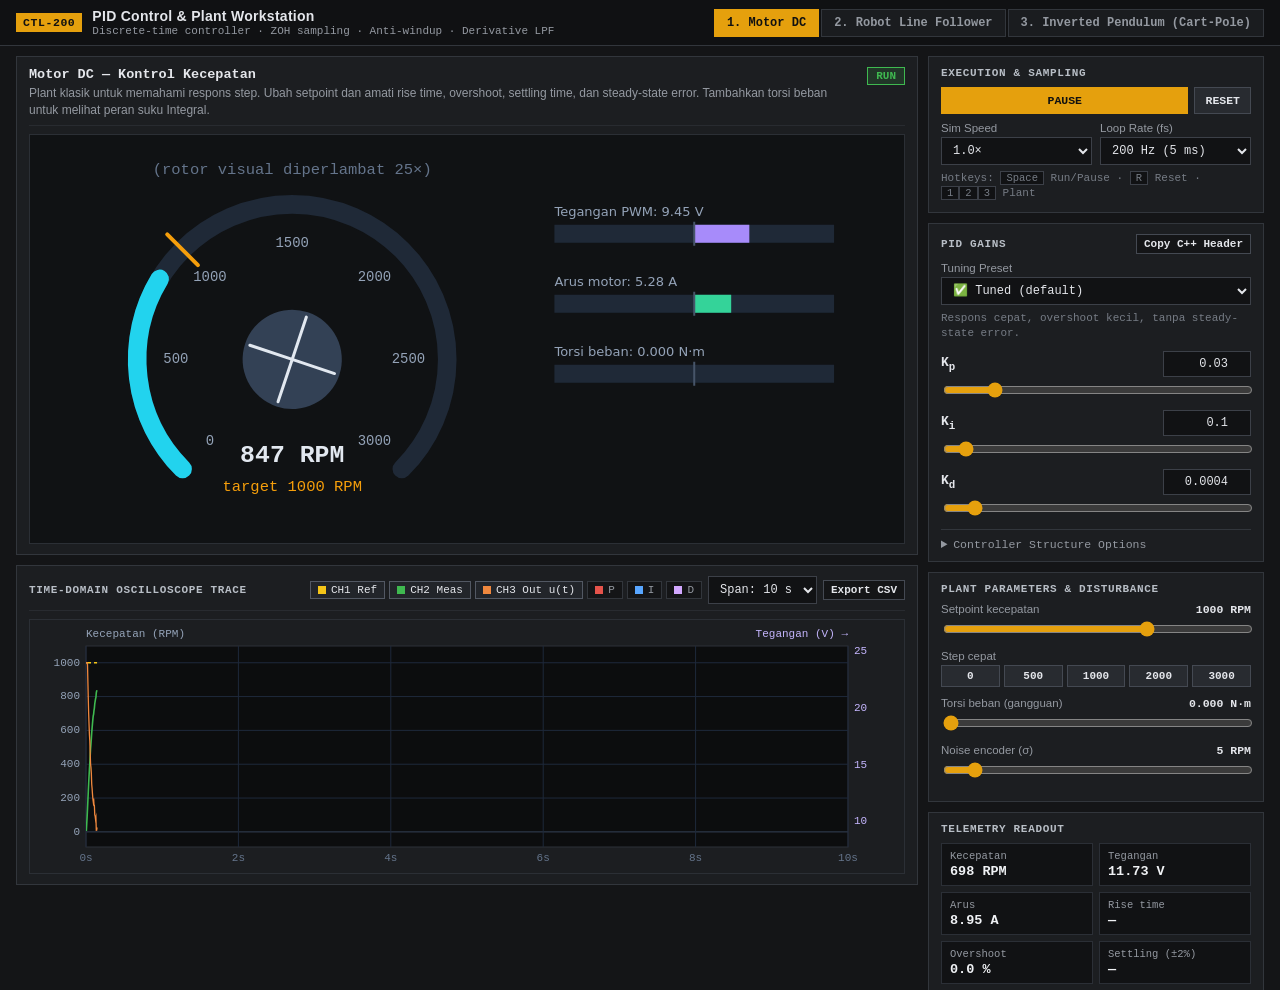
<file: index.html>
<!DOCTYPE html>
<html lang="id">
<head>
  <meta charset="UTF-8" />
  <meta http-equiv="refresh" content="0; url=simulator/index.html" />
  <title>PID Robot Simulator</title>
</head>
<body>
  <p>Mengarahkan ke <a href="simulator/index.html">PID Robot Simulator</a>…</p>
</body>
</html>
</file>
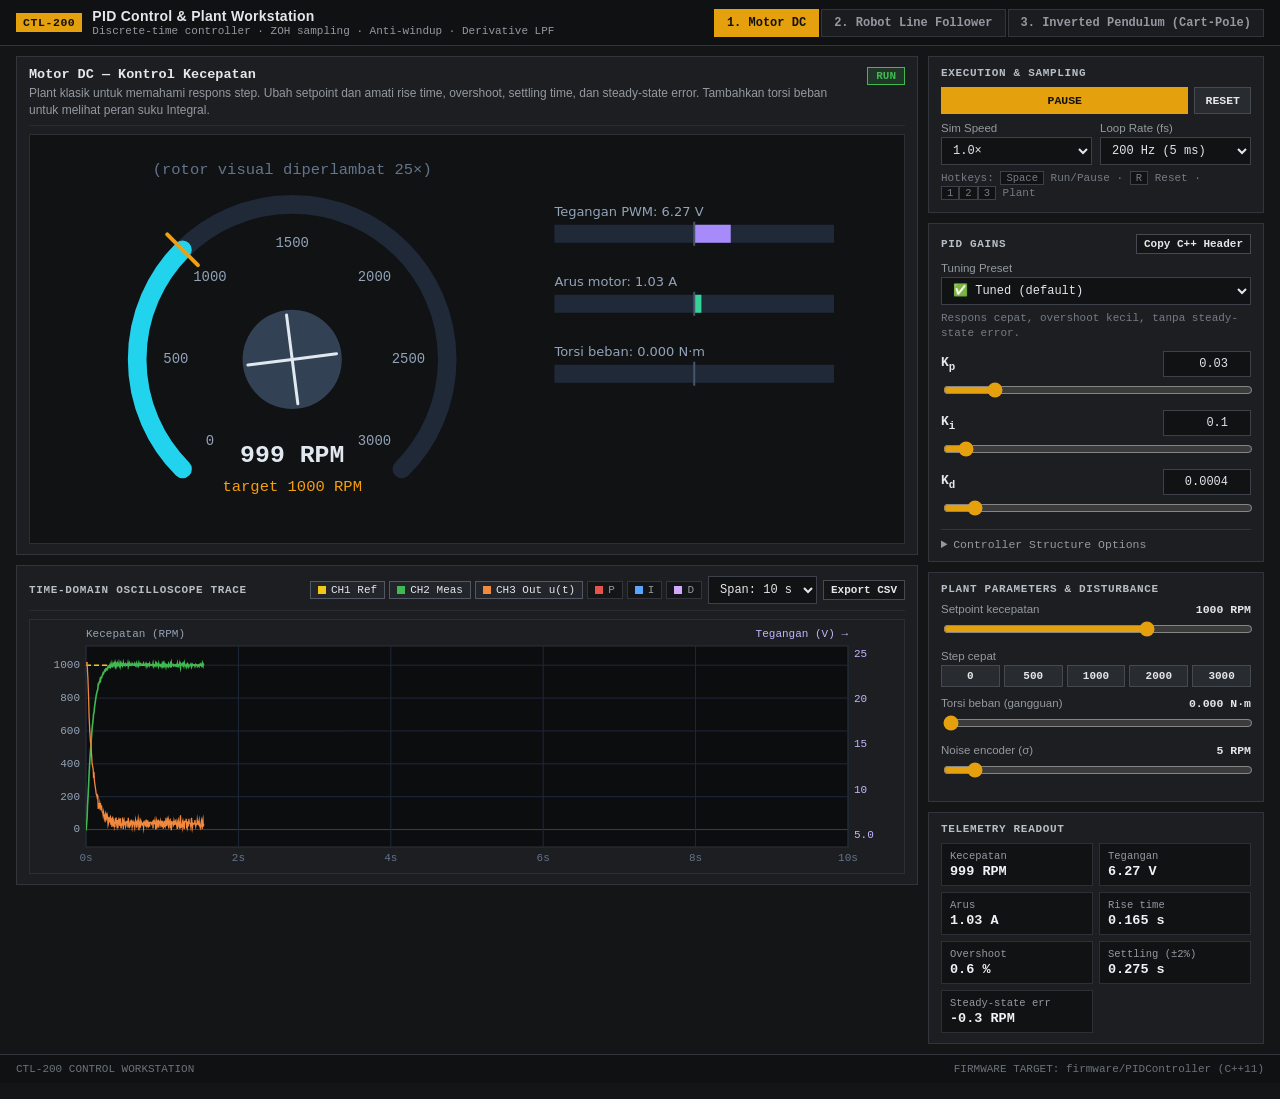
<file: simulator/index.html>
<!DOCTYPE html>
<html lang="id">
<head>
  <meta charset="UTF-8" />
  <meta name="viewport" content="width=device-width, initial-scale=1.0" />
  <title>CTL-200 // Discrete-Time PID Control Workstation</title>
  <meta name="description" content="Discrete-time PID control bench for DC motor speed, differential-drive line follower, and cart-pole inverted pendulum." />
  <link rel="stylesheet" href="css/style.css" />
</head>
<body>
  <header class="topbar">
    <div class="brand">
      <span class="inst-id">CTL-200</span>
      <div>
        <h1>PID Control &amp; Plant Workstation</h1>
        <p class="subtitle">Discrete-time controller · ZOH sampling · Anti-windup · Derivative LPF</p>
      </div>
    </div>
    <nav id="modeTabs" class="tabs" aria-label="Pilih plant"></nav>
  </header>

  <main class="layout">
    <section class="stage">
      <div class="card sim-card">
        <div class="card-head">
          <div>
            <h2 id="modeTitle">—</h2>
            <p id="modeDesc" class="muted"></p>
          </div>
          <span id="statusBadge" class="badge">RUN</span>
        </div>
        <div class="canvas-wrap"><canvas id="simCanvas"></canvas></div>
      </div>

      <div class="card chart-card">
        <div class="card-head compact">
          <h3>TIME-DOMAIN OSCILLOSCOPE TRACE</h3>
          <div class="chart-tools">
            <div id="legend" class="legend"></div>
            <select id="windowSelect" title="Jendela waktu grafik">
              <option value="5">Span: 5 s</option>
              <option value="10" selected>Span: 10 s</option>
              <option value="20">Span: 20 s</option>
              <option value="30">Span: 30 s</option>
            </select>
            <button id="csvBtn" class="btn ghost small" title="Unduh data grafik (CSV)">Export CSV</button>
          </div>
        </div>
        <div class="canvas-wrap chart-wrap"><canvas id="chartCanvas"></canvas></div>
      </div>
    </section>

    <aside class="panel">
      <div class="card">
        <h3>EXECUTION &amp; SAMPLING</h3>
        <div class="row gap">
          <button id="playBtn" class="btn primary">PAUSE</button>
          <button id="resetBtn" class="btn">RESET</button>
        </div>
        <div class="grid2">
          <label>Sim Speed
            <select id="speedSelect">
              <option value="0.25">0.25×</option>
              <option value="0.5">0.5×</option>
              <option value="1" selected>1.0×</option>
              <option value="2">2.0×</option>
              <option value="4">4.0×</option>
            </select>
          </label>
          <label>Loop Rate (fs)
            <select id="rateSelect">
              <option value="20">20 Hz (50 ms)</option>
              <option value="50">50 Hz (20 ms)</option>
              <option value="100">100 Hz (10 ms)</option>
              <option value="200">200 Hz (5 ms)</option>
              <option value="500">500 Hz (2 ms)</option>
              <option value="1000">1000 Hz (1 ms)</option>
            </select>
          </label>
        </div>
        <p class="hint">Hotkeys: <kbd>Space</kbd> Run/Pause · <kbd>R</kbd> Reset · <kbd>1</kbd><kbd>2</kbd><kbd>3</kbd> Plant</p>
      </div>

      <div class="card">
        <div class="row between">
          <h3>PID GAINS</h3>
          <button id="copyCppBtn" class="btn ghost small" title="Salin konfigurasi ke kode Arduino/C++">Copy C++ Header</button>
        </div>
        <label class="full">Tuning Preset
          <select id="presetSelect"></select>
        </label>
        <p id="presetDesc" class="hint"></p>
        <div id="gainRows"></div>
        <details class="advanced">
          <summary>Controller Structure Options</summary>
          <label class="check"><input type="checkbox" id="antiWindupChk" checked /> Conditional Anti-Windup</label>
          <label class="check"><input type="checkbox" id="dOnMeasChk" checked /> Derivative on Measurement (-dy/dt)</label>
          <label class="full">Derivative LPF Time Constant τd (s)
            <input type="number" id="dTauInput" min="0" max="0.2" step="0.001" />
          </label>
        </details>
      </div>

      <div class="card">
        <h3>PLANT PARAMETERS &amp; DISTURBANCE</h3>
        <div id="plantControls"></div>
      </div>

      <div class="card">
        <h3>TELEMETRY READOUT</h3>
        <div id="metrics" class="metrics"></div>
      </div>
    </aside>
  </main>

  <footer class="footer">
    <span>CTL-200 CONTROL WORKSTATION</span>
    <span>FIRMWARE TARGET: <code>firmware/PIDController</code> (C++11)</span>
  </footer>

  <div id="toast" class="toast" role="status"></div>

  <script src="js/core/utils.js"></script>
  <script src="js/core/pid.js"></script>
  <script src="js/core/stepAnalyzer.js"></script>
  <script src="js/core/runner.js"></script>
  <script src="js/sims/dcMotor.js"></script>
  <script src="js/sims/lineFollower.js"></script>
  <script src="js/sims/cartPole.js"></script>
  <script src="js/ui/chart.js"></script>
  <script src="js/app.js"></script>
</body>
</html>
</file>
<file: simulator/css/style.css>
/* ==========================================================================
   CTL-200 PID Control Workstation — Matte Instrument / Bench Oscilloscope UI
   (Flat charcoal chassis, 1px instrument borders, amber/green/yellow scope traces)
   ========================================================================== */
:root {
  --bg: #141517;
  --card: #1c1e21;
  --card-head: #23262a;
  --card-border: #32363c;
  --text: #e4e6eb;
  --muted: #9499a1;
  --accent: #e5a00d;   /* Instrument amber */
  --green: #3fb950;    /* Status RUN green */
  --warn: #e5534b;     /* Overload / fault red */
  --mono: 'JetBrains Mono', 'Cascadia Mono', Consolas, ui-monospace, monospace;
}

* { box-sizing: border-box; }

html, body {
  margin: 0;
  background: var(--bg);
  color: var(--text);
  font-family: -apple-system, BlinkMacSystemFont, 'Segoe UI', Roboto, sans-serif;
  font-size: 13px;
  min-height: 100vh;
}

h1, h2, h3 { margin: 0; font-weight: 600; }
h1 { font-size: 14px; letter-spacing: 0.02em; }
h2 { font-size: 13.5px; font-family: var(--mono); }
h3 {
  font-family: var(--mono);
  font-size: 11px;
  font-weight: 700;
  text-transform: uppercase;
  letter-spacing: 0.06em;
  color: #b8bec6;
  margin-bottom: 8px;
}
.muted { color: var(--muted); margin: 3px 0 0; font-size: 12px; line-height: 1.4; }
code, kbd { font-family: var(--mono); }
kbd {
  background: #111214;
  border: 1px solid #3c4048;
  padding: 0 5px;
  font-size: 10.5px;
}

/* ---------- Top Instrument Bar ---------- */
.topbar {
  display: flex;
  align-items: center;
  justify-content: space-between;
  flex-wrap: wrap;
  gap: 10px;
  padding: 8px 16px;
  border-bottom: 1px solid var(--card-border);
  background: #101113;
}
.brand { display: flex; align-items: center; gap: 10px; }
.inst-id {
  font-family: var(--mono);
  font-weight: 700;
  font-size: 11.5px;
  background: var(--accent);
  color: #111;
  padding: 3px 7px;
  letter-spacing: 0.05em;
}
.subtitle { margin: 1px 0 0; color: var(--muted); font-size: 11px; font-family: var(--mono); }

.tabs {
  display: flex;
  gap: 2px;
}
.tab {
  font-family: var(--mono);
  border: 1px solid var(--card-border);
  background: #1a1c1f;
  color: var(--muted);
  padding: 6px 12px;
  cursor: pointer;
  font-weight: 600;
  font-size: 12px;
}
.tab:hover { color: var(--text); background: #24272c; }
.tab.active {
  background: var(--accent);
  color: #111;
  border-color: var(--accent);
}

/* ---------- Main Grid ---------- */
.layout {
  display: grid;
  grid-template-columns: minmax(0, 1fr) 336px;
  gap: 10px;
  padding: 10px 16px;
  max-width: 1620px;
  margin: 0 auto;
}
.stage { display: flex; flex-direction: column; gap: 10px; min-width: 0; }
.panel { display: flex; flex-direction: column; gap: 10px; }

.card {
  background: var(--card);
  border: 1px solid var(--card-border);
  padding: 10px 12px;
}
.card-head {
  display: flex;
  justify-content: space-between;
  align-items: flex-start;
  gap: 10px;
  margin-bottom: 8px;
  padding-bottom: 6px;
  border-bottom: 1px solid #282b30;
}
.card-head.compact { align-items: center; flex-wrap: wrap; }
.card-head.compact h3 { margin: 0; }

.canvas-wrap { position: relative; width: 100%; height: 410px; border: 1px solid #2b2f35; }
.chart-wrap { height: 255px; }
.canvas-wrap canvas { width: 100%; height: 100%; display: block; }
#simCanvas { background: #101214; }

.badge {
  font-family: var(--mono);
  font-size: 11px;
  font-weight: 700;
  padding: 2px 8px;
  background: rgba(63, 185, 80, 0.15);
  color: var(--green);
  border: 1px solid var(--green);
}
.badge.paused {
  background: rgba(229, 83, 75, 0.15);
  color: var(--warn);
  border-color: var(--warn);
}

/* ---------- Oscilloscope Toolbar ---------- */
.chart-tools { display: flex; align-items: center; gap: 6px; flex-wrap: wrap; }
.legend { display: flex; gap: 4px; flex-wrap: wrap; }
.chip {
  font-family: var(--mono);
  display: inline-flex;
  align-items: center;
  gap: 5px;
  font-size: 11px;
  padding: 2px 7px;
  border: 1px solid var(--card-border);
  cursor: pointer;
  user-select: none;
  color: var(--muted);
  background: #141517;
}
.chip .dot { width: 8px; height: 8px; }
.chip.on { color: var(--text); border-color: #525863; background: #22252a; }

/* ---------- Controls ---------- */
.row { display: flex; align-items: center; }
.row.gap { gap: 6px; margin-bottom: 8px; }
.row.between { justify-content: space-between; margin-bottom: 4px; }
.row.between h3 { margin: 0; }
.grid2 { display: grid; grid-template-columns: 1fr 1fr; gap: 8px; }

label { display: flex; flex-direction: column; gap: 3px; font-size: 11.5px; color: var(--muted); }
label.full { margin-top: 8px; }
label.check { flex-direction: row; align-items: center; gap: 7px; margin: 6px 0; color: var(--text); }

select, input[type='number'] {
  font-family: var(--mono);
  background: #111214;
  color: var(--text);
  border: 1px solid #3c4048;
  padding: 5px 7px;
  font-size: 12px;
}
select:focus, input:focus { outline: 1px solid var(--accent); }

input[type='range'] { width: 100%; accent-color: var(--accent); }

.btn {
  font-family: var(--mono);
  border: 1px solid #444952;
  background: #282b30;
  color: var(--text);
  padding: 6px 10px;
  cursor: pointer;
  font-weight: 600;
  font-size: 11.5px;
}
.btn:hover { background: #32363d; border-color: #636a75; }
.btn.primary {
  background: var(--accent);
  color: #111;
  border-color: var(--accent);
  flex: 1;
}
.btn.ghost { background: #141517; }
.btn.small { padding: 3px 7px; font-size: 11px; }

.gain-row { margin-top: 9px; }
.gain-head { display: flex; justify-content: space-between; align-items: center; margin-bottom: 3px; }
.gain-name { font-weight: 700; font-family: var(--mono); font-size: 13px; color: var(--text); }
.gain-head input[type='number'] { width: 88px; text-align: right; }

.advanced { margin-top: 10px; border-top: 1px solid var(--card-border); padding-top: 8px; }
.advanced summary { cursor: pointer; color: var(--muted); font-size: 11.5px; font-family: var(--mono); }

.ctrl { margin-bottom: 10px; }
.ctrl .ctrl-head { display: flex; justify-content: space-between; font-size: 11.5px; color: var(--muted); margin-bottom: 3px; }
.ctrl .ctrl-head b { color: var(--text); font-family: var(--mono); font-weight: 600; }
.ctrl .btns { display: flex; gap: 4px; flex-wrap: wrap; margin-top: 3px; }
.ctrl .btns .btn { padding: 4px 8px; font-size: 11px; flex: 1; }

.hint { color: #767c85; font-size: 11px; margin: 6px 0 0; line-height: 1.4; font-family: var(--mono); }

/* ---------- Digital Readout Metrics ---------- */
.metrics { display: grid; grid-template-columns: 1fr 1fr; gap: 6px; }
.metric {
  background: #111214;
  border: 1px solid #2b2f36;
  padding: 6px 8px;
}
.metric .k { font-size: 10.5px; color: var(--muted); font-family: var(--mono); }
.metric .v { font-family: var(--mono); font-size: 13.5px; font-weight: 700; margin-top: 2px; color: #f0f2f5; }
.metric.warn { border-color: var(--warn); }
.metric.warn .v { color: var(--warn); }

.footer {
  display: flex;
  justify-content: space-between;
  color: #6c727a;
  font-family: var(--mono);
  font-size: 11px;
  padding: 8px 16px;
  border-top: 1px solid var(--card-border);
  background: #101113;
}

.toast {
  position: fixed;
  bottom: 22px;
  right: 20px;
  background: var(--accent);
  color: #111;
  padding: 8px 14px;
  font-family: var(--mono);
  font-weight: 700;
  font-size: 12px;
  opacity: 0;
  pointer-events: none;
  transition: opacity 0.2s;
}
.toast.show { opacity: 1; }

@media (max-width: 1000px) {
  .layout { grid-template-columns: 1fr; }
  .canvas-wrap { height: 340px; }
}
</file>
